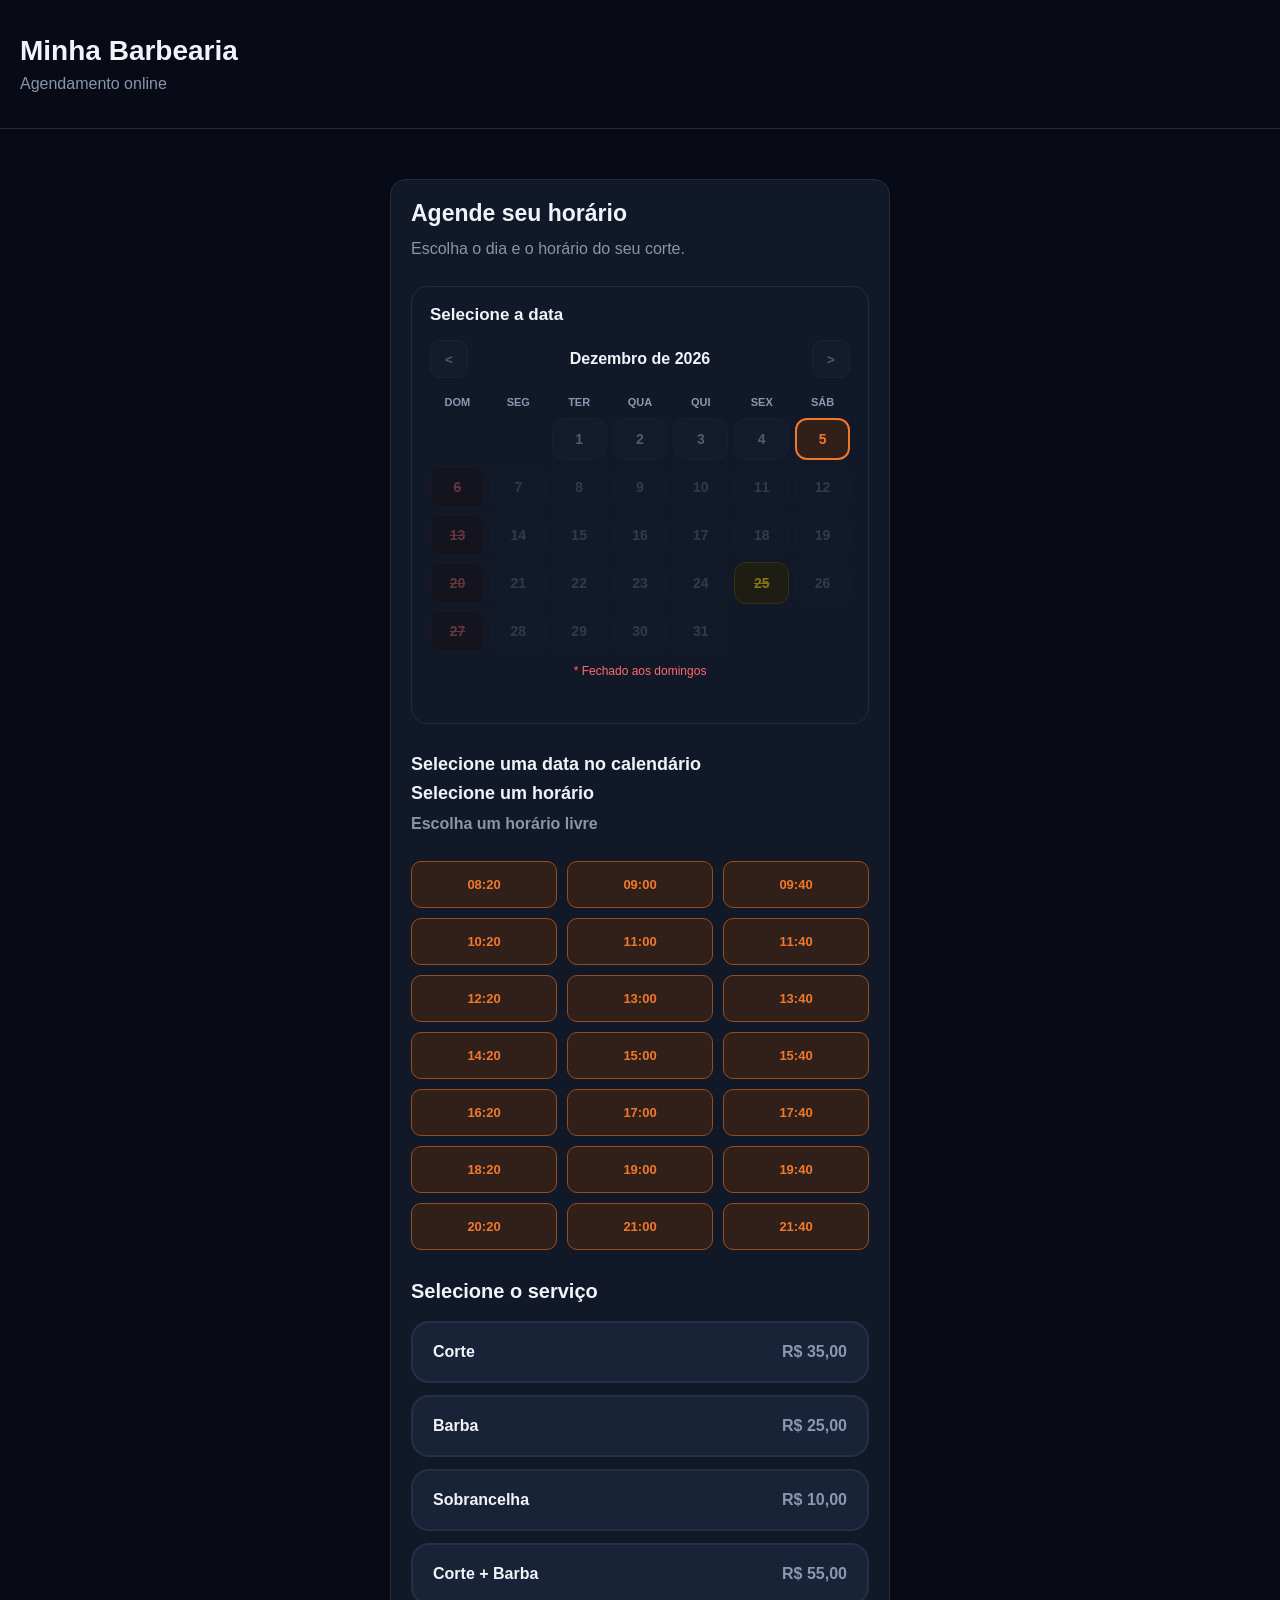
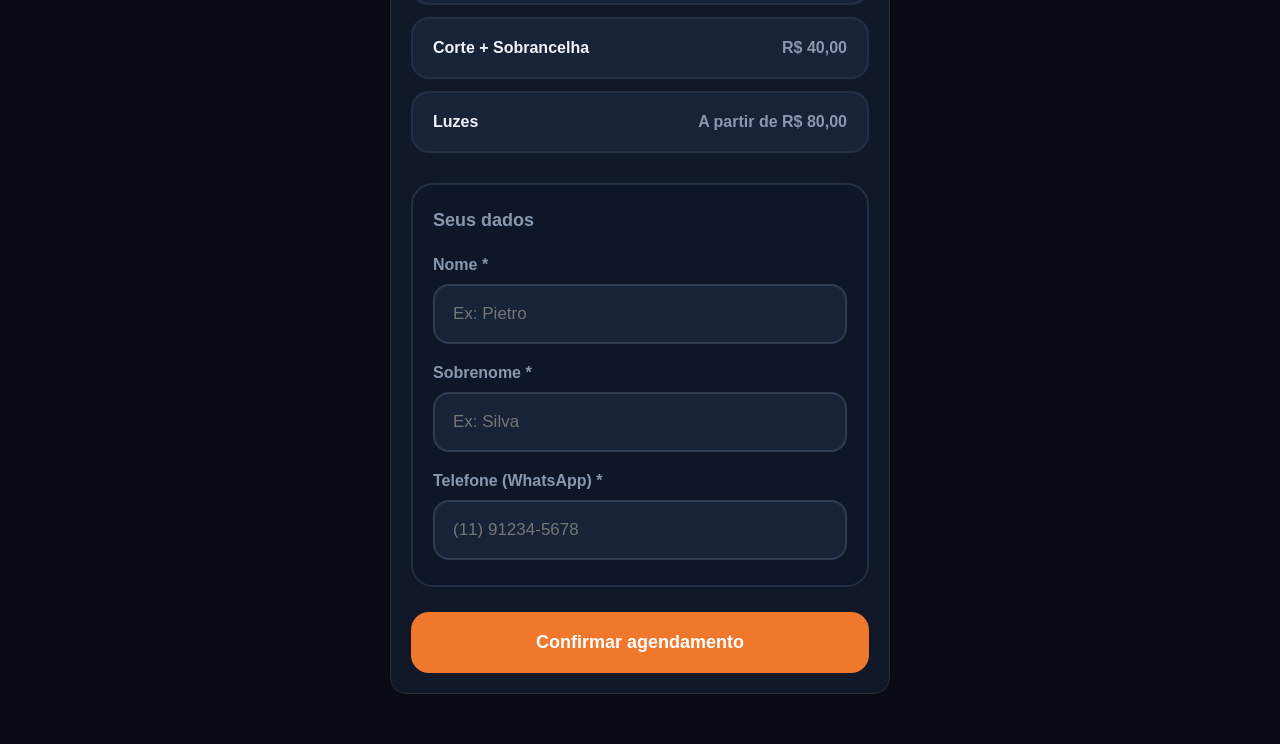
<file: barbearia-agendamento/index.html>
<!DOCTYPE html>
<html lang="pt-br">
<head>
    <meta charset="UTF-8">
    <meta name="viewport" content="width=device-width, initial-scale=1.0">
    <title>Agendamento | Barbearia</title>
    <link rel="stylesheet" href="style.css">
</head>
<body>
    <header>
        <h1>Minha Barbearia</h1>
        <p>Agendamento online</p>
    </header>
    <main>
        <section class="agendamento">
            <h2>Agende seu horário</h2>
            <p>Escolha o dia e o horário do seu corte.</p>
            <div class="calendario">
                <h3>Selecione a data</h3>
                <div class="navegacao-calendario">
                    <button type="button" id="mesAnterior">&lt;</button>
                    <h3 id="mesAtual"></h3>
                    <button type="button" id="proximoMes">&gt;</button>
                </div>
                <div class="dias-semana">
                    <span>DOM</span>
                    <span>SEG</span>
                    <span>TER</span>
                    <span>QUA</span>
                    <span>QUI</span>
                    <span>SEX</span>
                    <span>SÁB</span>
                </div>
                <div class="dias" id="diasCalendario"></div>
                <p style="color:#ff6b6b;font-size:12px;margin-top:10px;text-align:center;">* Fechado aos domingos</p>
            </div>
            <div class="area-horarios">
                <h3 id="dataSelecionada">Selecione uma data no calendário</h3>
                <h3>Selecione um horário</h3>
                <p class="disponibilidade">Escolha um horário livre</p>
                <div class="lista-horarios">
                    <button type="button" class="livre">08:20</button>
                    <button type="button" class="livre">09:00</button>
                    <button type="button" class="livre">09:40</button>
                    <button type="button" class="livre">10:20</button>
                    <button type="button" class="livre">11:00</button>
                    <button type="button" class="livre">11:40</button>
                    <button type="button" class="livre">12:20</button>
                    <button type="button" class="livre">13:00</button>
                    <button type="button" class="livre">13:40</button>
                    <button type="button" class="livre">14:20</button>
                    <button type="button" class="livre">15:00</button>
                    <button type="button" class="livre">15:40</button>
                    <button type="button" class="livre">16:20</button>
                    <button type="button" class="livre">17:00</button>
                    <button type="button" class="livre">17:40</button>
                    <button type="button" class="livre">18:20</button>
                    <button type="button" class="livre">19:00</button>
                    <button type="button" class="livre">19:40</button>
                    <button type="button" class="livre">20:20</button>
                    <button type="button" class="livre">21:00</button>
                    <button type="button" class="livre">21:40</button>
                </div>
                <div class="area-servicos">
                    <h3>Selecione o serviço</h3>
                    <button type="button" class="servico"><span>Corte</span><span>R$ 35,00</span></button>
                    <button type="button" class="servico"><span>Barba</span><span>R$ 25,00</span></button>
                    <button type="button" class="servico"><span>Sobrancelha</span><span>R$ 10,00</span></button>
                    <button type="button" class="servico"><span>Corte + Barba</span><span>R$ 55,00</span></button>
                    <button type="button" class="servico"><span>Corte + Sobrancelha</span><span>R$ 40,00</span></button>
                    <button type="button" class="servico"><span>Luzes</span><span>A partir de R$ 80,00</span></button>
                </div>
                <div class="area-dados">
                    <h3>Seus dados</h3>
                    <label for="nomeCliente">Nome *</label>
                    <input type="text" id="nomeCliente" placeholder="Ex: Pietro" required>
                    <label for="sobrenomeCliente">Sobrenome *</label>
                    <input type="text" id="sobrenomeCliente" placeholder="Ex: Silva" required>
                    <label for="whatsappCliente">Telefone (WhatsApp) *</label>
                    <input type="tel" id="whatsappCliente" placeholder="(11) 91234-5678" required>
                </div>
                <button type="button" id="confirmarAgendamento">Confirmar agendamento</button>
            </div>
        </section>
    </main>
    <script src="script.js"></script>
</body>
</html>
</file>
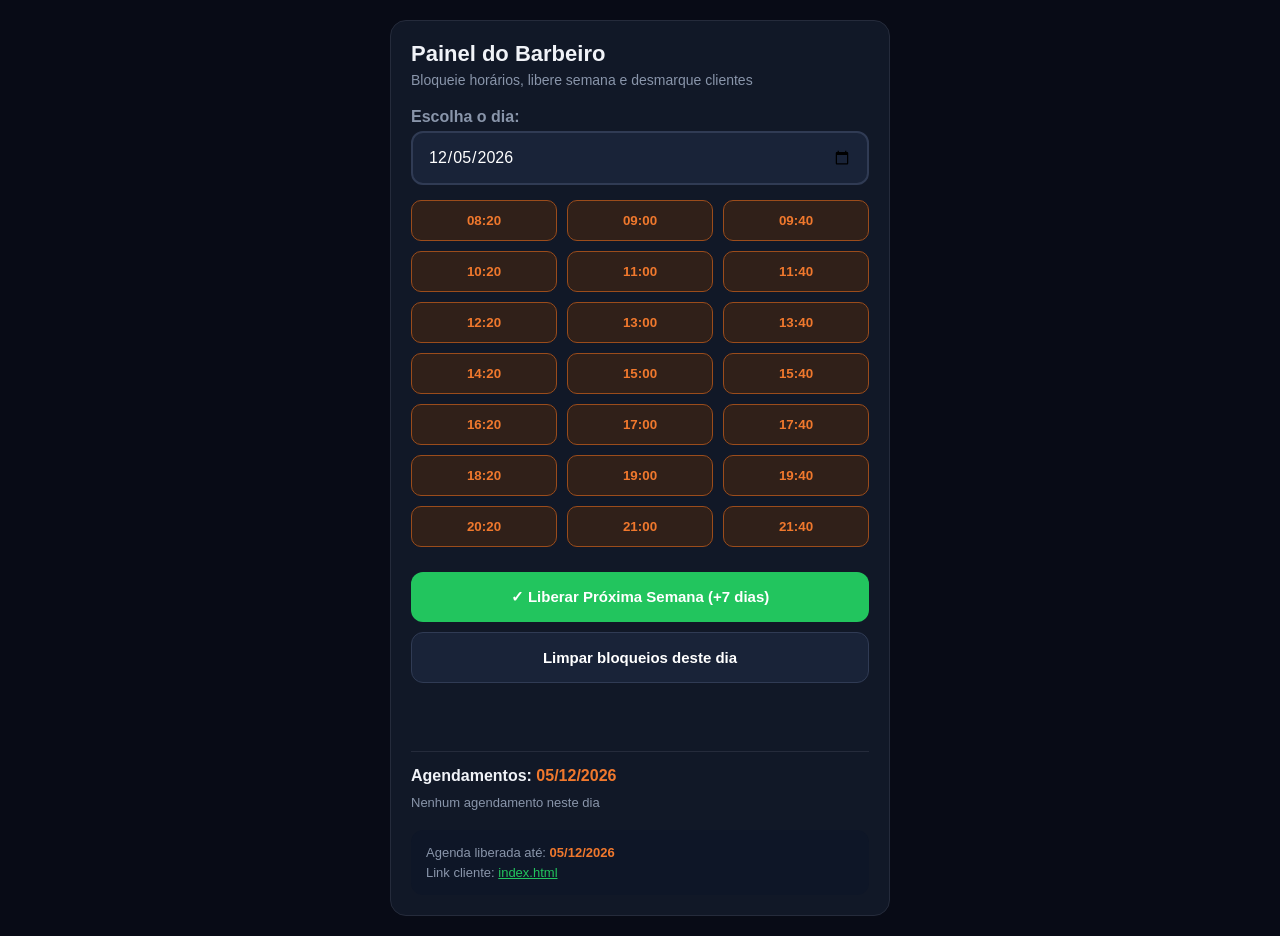
<file: barbearia-agendamento/admin.html>
<!DOCTYPE html>
<html lang="pt-br">
<head>
<meta charset="UTF-8">
<meta name="viewport" content="width=device-width, initial-scale=1.0">
<title>Painel Barbeiro</title>
<style>
* { margin:0; padding:0; box-sizing:border-box; font-family: Arial, sans-serif; }
body { background:#080b16; color:#f1f3f8; padding:20px; }
.painel { max-width:500px; margin:0 auto; background:#111827; border:1px solid #252b3b; border-radius:16px; padding:20px; }
h1 { font-size:22px; margin-bottom:5px; }
.sub { color:#8995aa; margin-bottom:20px; font-size:14px; }
label { display:block; margin:15px 0 5px; color:#8995aa; font-weight:bold; }
input[type="date"] { width:100%; padding:15px; background:#192338; color:#fff; border:2px solid #303b54; border-radius:12px; font-size:16px; }
.horarios { display:grid; grid-template-columns: repeat(3, 1fr); gap:10px; margin-top:15px; }
.horarios button { padding:12px; border-radius:10px; border:1px solid #9b4c1b; background:#302019; color:#f0782d; font-weight:bold; cursor:pointer; }
.horarios button.bloqueado { background:#f0782d; color:#fff; border-color:#f0782d; text-decoration: line-through; }
.acoes { margin-top:25px; display:flex; flex-direction:column; gap:10px; }
.acoes button { padding:16px; border-radius:12px; border:none; font-weight:bold; font-size:15px; cursor:pointer; }
#liberarSemana { background:#22c55e; color:#fff; }
#limparDia { background:#192338; color:#fff; border:1px solid #303b54; }
#status { margin-top:15px; text-align:center; color:#22c55e; font-size:14px; min-height:18px; }
.box-agenda { margin-top:25px; border-top:1px solid #252b3b; padding-top:15px; }
.item-ag { display:flex; justify-content:space-between; align-items:center; background:#192338; padding:10px 12px; border-radius:10px; border:1px solid #303b54; margin-bottom:8px; }
</style>
</head>
<body>
<div class="painel">
<h1>Painel do Barbeiro</h1>
<p class="sub">Bloqueie horários, libere semana e desmarque clientes</p>
<label>Escolha o dia:</label>
<input type="date" id="dataAdmin">
<div class="horarios" id="listaHorariosAdmin"></div>
<div class="acoes">
<button id="liberarSemana">✓ Liberar Próxima Semana (+7 dias)</button>
<button id="limparDia">Limpar bloqueios deste dia</button>
<p id="status"></p>
</div>
<div class="box-agenda">
<h3 style="font-size:16px; margin-bottom:10px;">Agendamentos: <span id="diaSelecionado" style="color:#f0782d;"></span></h3>
<div id="listaAgendamentos"></div>
</div>
<div style="margin-top:20px; padding:15px; background:#0e1627; border-radius:12px; font-size:13px; color:#8995aa;">
<p>Agenda liberada até: <span id="infoAgenda" style="color:#f0782d; font-weight:bold;">-</span></p>
<p style="margin-top:5px;">Link cliente: <a href="index.html" target="_blank" style="color:#22c55e;">index.html</a></p>
</div>
</div>
<script>
const dataAdmin = document.getElementById("dataAdmin");
const listaHorariosAdmin = document.getElementById("listaHorariosAdmin");
const listaAgendamentos = document.getElementById("listaAgendamentos");
const status = document.getElementById("status");
const infoAgenda = document.getElementById("infoAgenda");
const diaSelecionado = document.getElementById("diaSelecionado");
const horariosFixos = ["08:20","09:00","09:40","10:20","11:00","11:40","12:20","13:00","13:40","14:20","15:00","15:40","16:20","17:00","17:40","18:20","19:00","19:40","20:20","21:00","21:40"];
const hoje = new Date();
dataAdmin.valueAsDate = hoje;
function getBloqueios(){ return JSON.parse(localStorage.getItem("horariosBloqueados") || "{}"); }
function salvarBloqueios(obj){ localStorage.setItem("horariosBloqueados", JSON.stringify(obj)); }
function getAgendaLiberadaAte(){
  const salvo = localStorage.getItem("agendaLiberadaAte");
  if(salvo) return new Date(salvo);
  const d = new Date(); d.setDate(d.getDate() + (6 - d.getDay())); return d;
}
function atualizarInfoAgenda(){
  const limite = getAgendaLiberadaAte();
  infoAgenda.textContent = limite.toLocaleDateString("pt-BR");
}
function renderHorarios(){
  listaHorariosAdmin.innerHTML = "";
  const data = dataAdmin.value;
  if(!data) return;
  diaSelecionado.textContent = new Date(data + 'T12:00:00').toLocaleDateString('pt-BR');
  const bloqueios = getBloqueios();
  const bloqueadosDoDia = bloqueios[data] || [];
  horariosFixos.forEach(hora => {
    const btn = document.createElement("button");
    btn.textContent = hora;
    if(bloqueadosDoDia.includes(hora)) btn.classList.add("bloqueado");
    btn.addEventListener("click", () => {
      let todos = getBloqueios();
      if(!todos[data]) todos[data] = [];
      if(todos[data].includes(hora)) todos[data] = todos[data].filter(h => h !== hora);
      else todos[data].push(hora);
      if(todos[data].length === 0) delete todos[data];
      salvarBloqueios(todos);
      renderHorarios();
    });
    listaHorariosAdmin.appendChild(btn);
  });
  renderAgendamentos();
  atualizarInfoAgenda();
}
function renderAgendamentos(){
  const data = dataAdmin.value;
  const agendamentos = JSON.parse(localStorage.getItem("agendamentos") || "[]");
  const doDia = agendamentos.filter(a => a.data === data);
  if(doDia.length === 0){
    listaAgendamentos.innerHTML = `<p style="color:#8995aa; font-size:13px;">Nenhum agendamento neste dia</p>`;
    return;
  }
  listaAgendamentos.innerHTML = "";
  doDia.forEach(ag => {
    const div = document.createElement("div");
    div.className = "item-ag";
    div.innerHTML = `
      <div>
        <b style="color:#f0782d;">${ag.hora}</b> - ${ag.nome}
        <span style="color:#8995aa; font-size:12px;"> (${ag.servico})</span>
        <br><small style="color:#8995aa;">${ag.telefone}</small>
      </div>
      <button onclick="desmarcar('${ag.hora}')" style="background:#dc2626; color:#fff; border:none; padding:8px 12px; border-radius:8px; cursor:pointer; font-weight:bold;">X</button>
    `;
    listaAgendamentos.appendChild(div);
  });
}
window.desmarcar = function(hora){
  if(!confirm(`Desmarcar ${hora}?`)) return;
  const data = dataAdmin.value;
  let lista = JSON.parse(localStorage.getItem("agendamentos") || "[]");
  lista = lista.filter(a => !(a.data === data && a.hora === hora));
  localStorage.setItem("agendamentos", JSON.stringify(lista));
  status.textContent = `Horário ${hora} liberado!`;
  renderHorarios();
}
dataAdmin.addEventListener("change", renderHorarios);
document.getElementById("liberarSemana").addEventListener("click", () => {
  let liberadoAte = localStorage.getItem("agendaLiberadaAte");
  let dataBase = liberadoAte ? new Date(liberadoAte) : new Date();
  dataBase.setDate(dataBase.getDate() + 7);
  dataBase.setHours(23,59,59,999);
  localStorage.setItem("agendaLiberadaAte", dataBase.toISOString());
  status.textContent = `Agenda liberada até ${dataBase.toLocaleDateString("pt-BR")}!`;
  atualizarInfoAgenda();
});
document.getElementById("limparDia").addEventListener("click", () => {
  const data = dataAdmin.value;
  if(!data) return;
  let todos = getBloqueios();
  delete todos[data];
  salvarBloqueios(todos);
  renderHorarios();
  status.textContent = `Bloqueios do dia ${data} removidos!`;
});
renderHorarios();
</script>
</body>
</html>
</file>
<file: barbearia-agendamento/style.css>
/* CONFIGURAÇÃO GERAL */
* {
    margin: 0;
    padding: 0;
    box-sizing: border-box;
}
body {
    background-color: #080b16;
    color: #f1f3f8;
    font-family: Arial, sans-serif;
}
header {
    padding: 35px 20px;
    border-bottom: 1px solid #252b3b;
}
header h1 {
    font-size: 28px;
    margin-bottom: 8px;
}
header p {
    color: #8995aa;
    font-size: 16px;
}
main {
    padding: 30px 12px;
}
main h2 {
    font-size: 23px;
    margin-bottom: 20px;
}
.agendamento {
    max-width: 500px;
    margin: 20px auto;
    padding: 20px;
    background-color: #111827;
    border: 1px solid #252b3b;
    border-radius: 16px;
}
.agendamento h2 {
    margin-bottom: 10px;
}
.agendamento p {
    color: #8995aa;
    margin-bottom: 25px;
    line-height: 1.5;
}

/* CALENDÁRIO */
.calendario {
    background-color: #111827;
    border: 1px solid #252b3b;
    border-radius: 16px;
    padding: 18px;
    margin-top: 20px;
    width: 100%;
    overflow: hidden;
}
.calendario > h3 {
    margin-bottom: 15px;
    font-size: 17px;
}
.navegacao-calendario {
    display: flex !important;
    flex-direction: row !important;
    align-items: center !important;
    justify-content: space-between !important;
    gap: 10px !important;
    width: 100% !important;
    margin-bottom: 18px !important;
    transition: 0.2s;
}
.navegacao-calendario button {
    width: 38px !important;
    height: 38px !important;
    min-width: 38px !important;
    background-color: #192338 !important;
    color: #f1f3f8 !important;
    border: 1px solid #303b54 !important;
    border-radius: 10px !important;
    display: flex !important;
    align-items: center !important;
    justify-content: center !important;
    font-weight: bold !important;
    cursor: pointer !important;
}
#mesAtual {
    flex: 1 !important;
    text-align: center !important;
    font-size: 16px !important;
    margin: 0 !important;
    transition: 0.2s;
}
.dias-semana {
    display: grid !important;
    grid-template-columns: repeat(7, 1fr) !important;
    gap: 6px !important;
    width: 100% !important;
    text-align: center !important;
    font-size: 11px !important;
    font-weight: 800 !important;
    color: #8998b0 !important;
    margin-bottom: 10px !important;
}
.dias {
    display: grid !important;
    grid-template-columns: repeat(7, 1fr) !important;
    gap: 6px !important;
    width: 100% !important;
    animation: fadeSlide 0.25s ease-out;
}
.dias button {
    width: 100% !important;
    height: 42px !important;
    padding: 0 !important;
    display: flex !important;
    align-items: center !important;
    justify-content: center !important;
    font-size: 14px !important;
    font-weight: 600 !important;
    border-radius: 12px !important;
    background-color: #192338 !important;
    color: #f1f3f8 !important;
    border: 1px solid #252f45 !important;
    cursor: pointer !important;
}
.dias button:hover {
    background-color: #302019 !important;
    border-color: #f0782d !important;
    color: #f0782d !important;
}
.dias button.selecionado {
    background-color: #f0782d !important;
    border-color: #f0782d !important;
    color: #fff !important;
}

/* HOJE */
.dias button.hoje {
  border: 2px solid #f0782d !important;
  color: #f0782d !important;
  background: #302019 !important;
}
.dias button.hoje.selecionado {
  background: #f0782d !important;
  color: #fff !important;
}

/* DOMINGO FECHADO - IMPOSSÍVEL DE MARCAR */
.dias button.domingo {
  color: #ff6b6b !important;
  background: #1a0f0f !important;
  border-color: #3a1a1a !important;
  text-decoration: line-through !important;
  opacity: 0.35 !important;
  cursor: not-allowed !important;
  pointer-events: none !important;
}
.dias button.domingo:hover {
  background: #1a0f0f !important;
  border-color: #3a1a1a !important;
  color: #ff6b6b !important;
}

.espaco-calendario {
  background: transparent !important;
  border: none !important;
  pointer-events: none !important;
}

@keyframes fadeSlide {
  from { opacity: 0; transform: translateY(8px); }
  to { opacity: 1; transform: translateY(0); }
}

/* HORÁRIOS */
.area-horarios { margin-top: 30px; }
.area-horarios h3 { font-size: 18px; margin-bottom: 8px; }
.disponibilidade { color: #f0782d; font-weight: bold; margin-bottom: 22px; }
.lista-horarios { display: grid; grid-template-columns: repeat(3, minmax(0, 1fr)); gap: 10px; }
.lista-horarios button { min-width: 0; padding: 15px 2px; border-radius: 10px; font-size: 13px; font-weight: bold; }
.lista-horarios .livre { background-color: #302019; color: #f0782d; border: 1px solid #9b4c1b; cursor: pointer; }
.lista-horarios .horario-selecionado { background-color: #f0782d; color: #ffffff; border: 2px solid #f0782d; }

/* SERVIÇOS */
.area-servicos { margin-top: 30px; }
.area-servicos h3 { margin-bottom: 18px; font-size: 20px; color: #f1f3f8; }
.servico { width: 100%; display: flex; align-items: center; justify-content: space-between; gap: 15px; padding: 20px; margin-bottom: 12px; background-color: #192338; color: #f1f3f8; border: 2px solid #252f45; border-radius: 18px; font-size: 16px; font-weight: bold; text-align: left; cursor: pointer; transition: 0.2s; }
.servico span:last-child { color: #8998b0; white-space: nowrap; }
.servico:hover { border-color: #f0782d; }
.servico.selecionado { background-color: #302019; border-color: #f0782d; }
.servico.selecionado span:last-child { color: #f0782d; }

/* DADOS */
.area-dados { margin-top: 30px; padding: 25px 20px; background-color: #0e1627; border: 2px solid #252f45; border-radius: 22px; }
.area-dados h3 { margin-bottom: 25px; color: #8998b0; font-size: 18px; }
.area-dados label { display: block; margin: 20px 0 10px; color: #8998b0; font-size: 16px; font-weight: bold; }
.area-dados input { width: 100%; padding: 18px; background-color: #192338; color: #f1f3f8; border: 2px solid #303b54; border-radius: 16px; font-size: 17px; outline: none; }
.area-dados input:focus { border-color: #f0782d; }
#confirmarAgendamento { width: 100%; margin-top: 25px; padding: 20px 12px; background-color: #f0782d; color: #ffffff; border: none; border-radius: 18px; font-size: 18px; font-weight: bold; cursor: pointer; }
#confirmarAgendamento:hover { background-color: #d96320; }
.dias button.feriado {
  color: #ffcc00 !important;
  background: #2a2200 !important;
  border-color: #5a4a00 !important;
  text-decoration: line-through !important;
  opacity: 0.5 !important;
  pointer-events: none !important;
}
</file>
